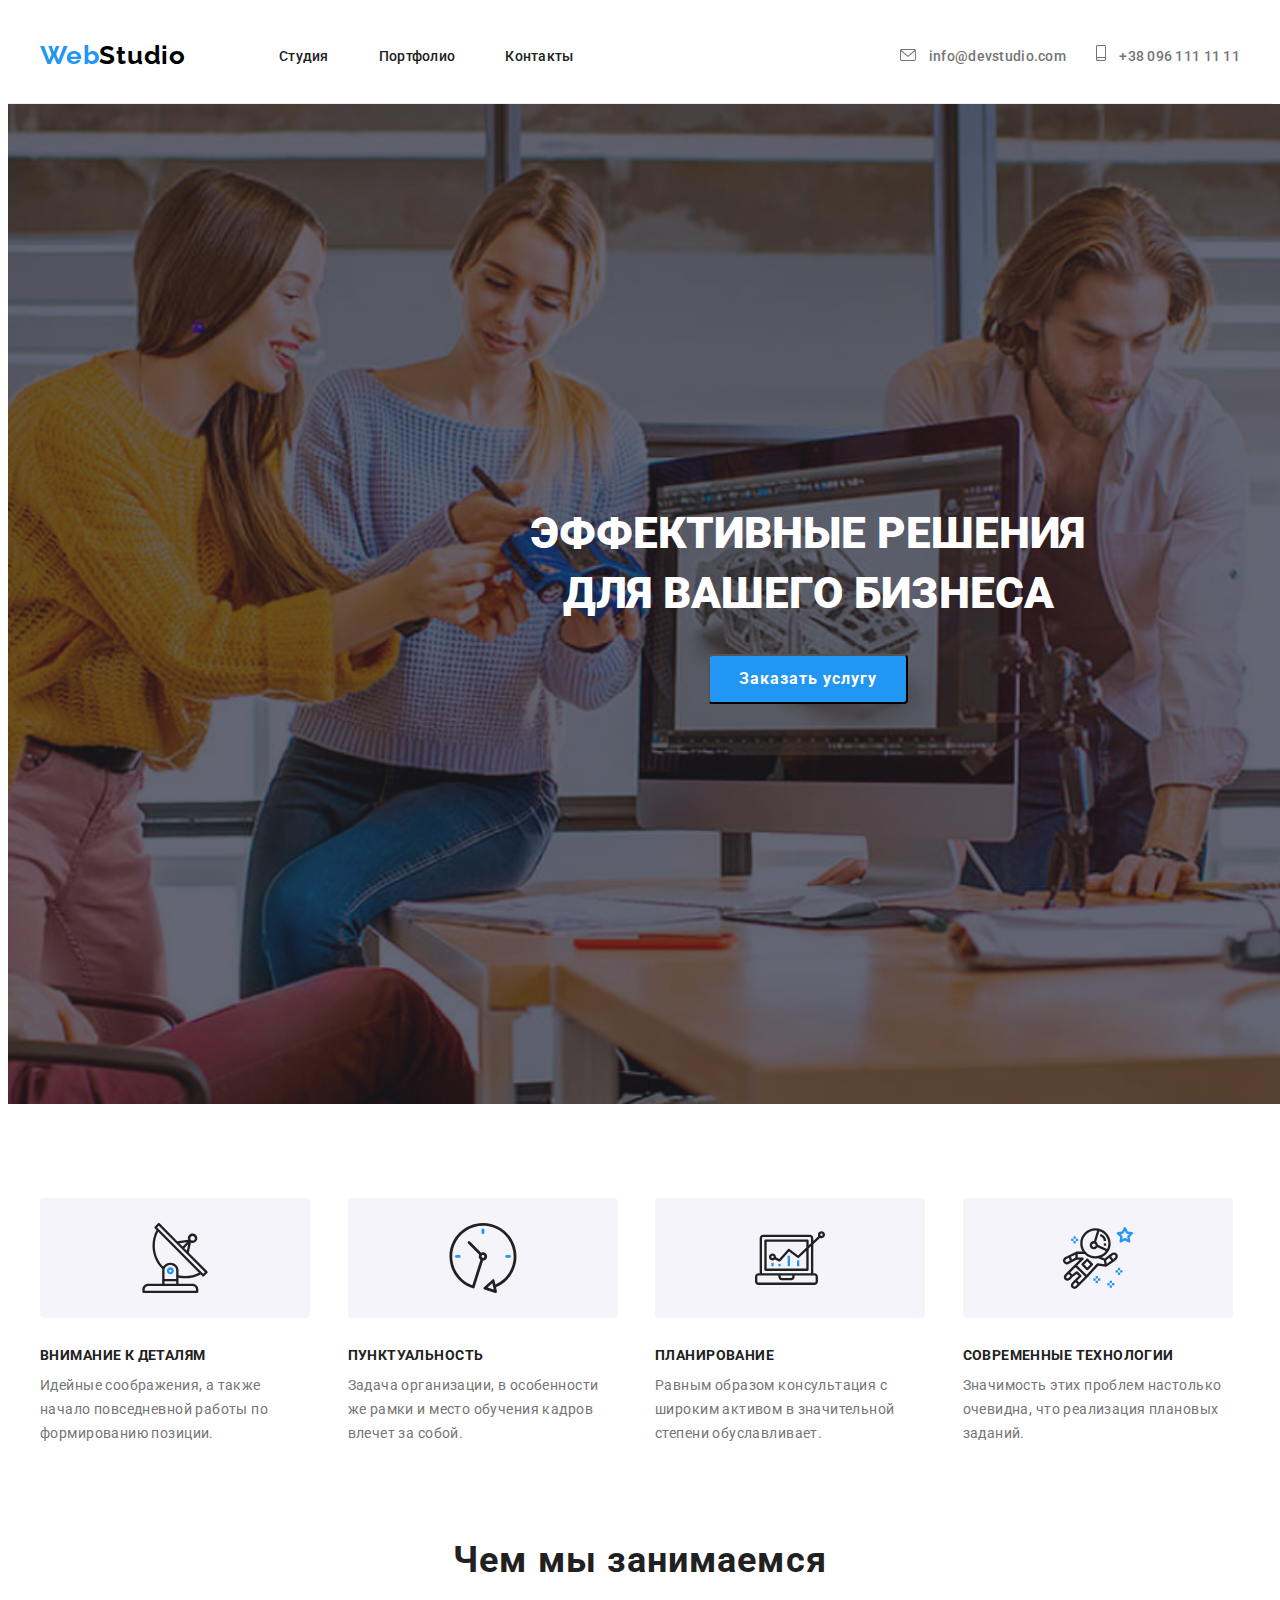
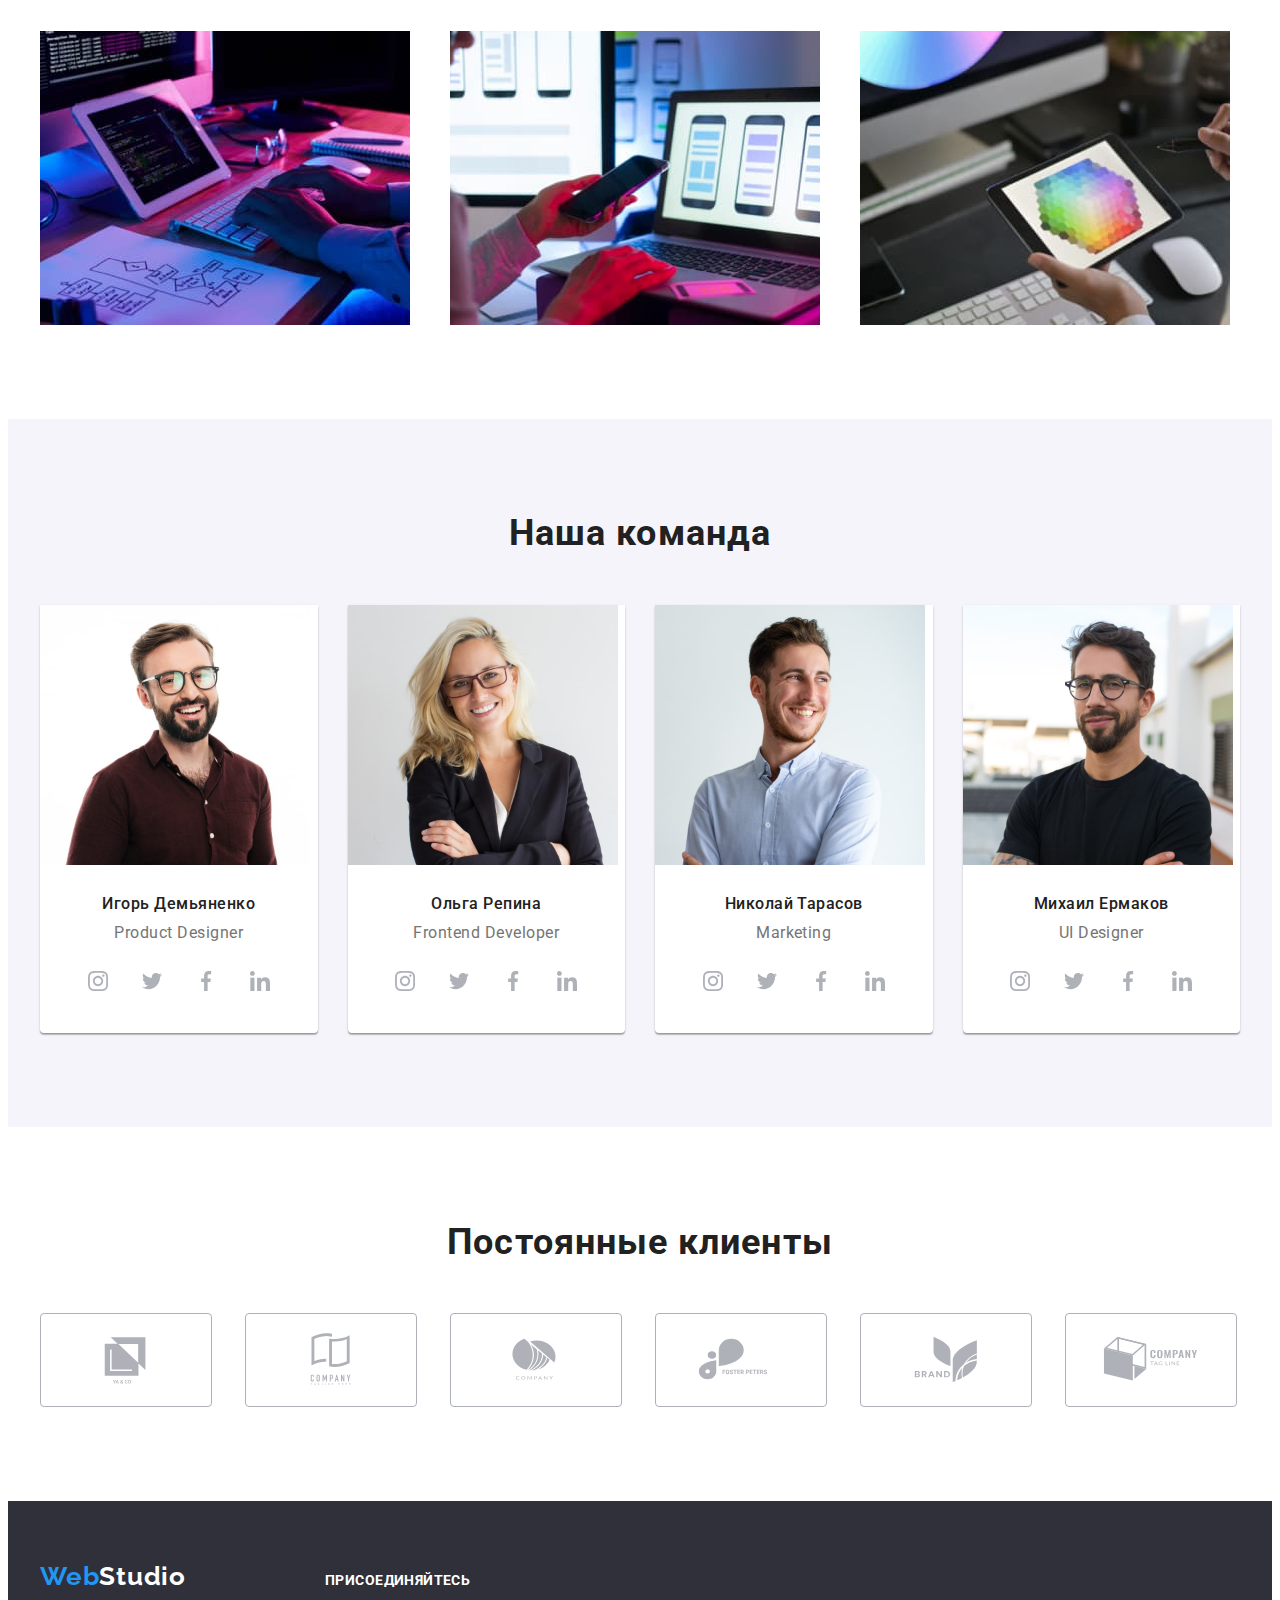
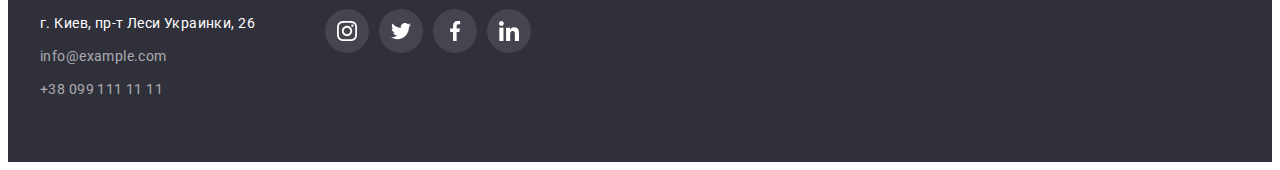
<file: index.html>
<!DOCTYPE html>
<html lang="ru">
<head>
    <meta charset="UTF-8">
    <meta http-equiv="X-UA-Compatible" content="IE=edge">
    <meta name="viewport" content="width=device-width, initial-scale=1.0">
    <link rel="preconnect" href="https://fonts.googleapis.com">
    <link rel="preconnect" href="https://fonts.gstatic.com" crossorigin>
    <link href="https://fonts.googleapis.com/css2?family=Raleway:wght@700&family=Roboto:wght@400;500;700;900&display=swap" rel="stylesheet">
    <title>WebStudio</title>
    <link rel="stylesheet" href="https://cdnjs.cloudflare.com/ajax/libs/modern-normalize/1.1.0/modern-normalize.min.css" integrity="sha512-wpPYUAdjBVSE4KJnH1VR1HeZfpl1ub8YT/NKx4PuQ5NmX2tKuGu6U/JRp5y+Y8XG2tV+wKQpNHVUX03MfMFn9Q==" crossorigin="anonymous" referrerpolicy="no-referrer" />
    <link rel="stylesheet" href="./css/styles.css">
</head>
<body>
<!--Верхняя линия-->
    <header class="header">
        <div class="conteiner">
        <a class="logo link" href="./index.html"> Web<span class="logo-style">Studio</span> </a>
    <nav class="header-nav">
        <ul class="header-list list">
            <li class="header-item"><a href="" class="header-link link">Студия</a></li>
            <li class="header-item"><a href="./portfolio.html" class="header-link link">Портфолио</a></li>
            <li class="header-item"><a href="" class="header-link link">Контакты</a></li>
        </ul>
    </nav>
        <div class="header-connect">
        <a href="mailto:info@devstudio.com" class="header-mail link">
        <svg class="header-mail-svg" width="16" height="12">
            <use href="./icons/symbol-defs.svg#icon-envelope"></use>
        </svg> info@devstudio.com</a>
        
        <a href="tel:+380961111111" class="header-tel link">
            <svg class="header-mail-svg" width="10" height="16">
            <use href="./icons/symbol-defs.svg#icon-smartphone"></use>
            </svg> +38 096 111 11 11</a>
        </div>
        </div>
    </header>
    <main>
        <!--Hero-->
        <section class="hero">
        <div class="conteiner-hero">
            <div class="hero-content">
                <h1 class="hero-title">Эффективные решения для вашего бизнеса</h1>
                <button class="hero-btn" type="button">Заказать услугу</button>
            </div>         
        </div>
        </section>
<!--Особенности-->
        <section class="slogan">
        <div class="conteiner">
            <ul class="slogan-list list">
                <li class="slogan-item">
                    <div class="slogan-icon-pic">
                        <svg class="slogan-icon"
                        width="70" 
                        height="70">
                        <use href="./icons/symbol-defs.svg#icon-antenna"></use>
                        </svg>
                    </div>                    
                    <h3 class="slogan-title">Внимание к деталям</h3>
                    <p class="slogan-text">Идейные соображения, а также начало повседневной работы по формированию позиции.</p>
                </li>
                <li class="slogan-item">
                    <div class="slogan-icon-pic">
                        <svg class="slogan-icon"
                        width="70" 
                        height="70">
                        <use href="./icons/symbol-defs.svg#icon-clock"></use>
                        </svg>
                    </div>                    
                    <h3 class="slogan-title">Пунктуальность</h3>
                    <p class="slogan-text">Задача организации, в особенности же рамки и место обучения кадров влечет за собой.</p>
                </li>
                <li class="slogan-item">
                    <div class="slogan-icon-pic">
                        <svg class="slogan-icon"
                        width="70" 
                        height="70">
                        <use href="./icons/symbol-defs.svg#icon-diagram"></use>
                        </svg>
                    </div>                        
                    <h3 class="slogan-title">Планирование</h3>
                    <p class="slogan-text">Равным образом консультация с широким активом в значительной степени обуславливает.</p>
                </li>
                <li class="slogan-item">
                    <div class="slogan-icon-pic">
                        <svg class="slogan-icon"
                        width="70" 
                        height="70">
                        <use href="./icons/symbol-defs.svg#icon-astronaut"></use>
                        </svg>
                    </div>                   
                    <h3 class="slogan-title">Современные технологии</h3>
                    <p class="slogan-text">Значимость этих проблем настолько очевидна, что реализация плановых заданий.</p>
                </li>
            </ul>
        </div>
        </section>  
<!--Чем мы занимаемся-->
        <section class="aside">
        <div class="conteiner">
            <h2 class="aside-title">Чем мы занимаемся</h2>
            <ul class="aside-list list">
                <li class="aside-item"><img src="./images/box1.jpg" alt="Изучение кода" 
                         width="370" 
                         height="294">
                </li>
                <li class="aside-item"><img src="./images/box2.jpg" alt="Дизайн приложений" 
                         width="370" 
                         height="294">
                </li>
                <li class="aside-item"><img src="./images/box3.jpg" alt="Графика" 
                         width="370" 
                         height="294">
                </li>
            </ul>
        </div>
        </section>
<!--Наша команда-->
        <section class="command">
        <div class="conteiner">
            <h2 class="command-title">Наша команда</h2>
            <ul class="command-list list">
                <li class="command-item"><img src="./images/img.jpg" alt="Игорь Демьяненко" 
                         width="270" 
                         height="260">
                <div class="command-text"> 
                    <h3 class="command-name">Игорь Демьяненко</h3>
                    <p class="command-work">Product Designer</p>
                    <ul class="command-soc-list list">
                        <li class="command-soc-item">
                            <a href="" class="command-soc-link">
                                <svg class="command-soc-icon"
                                width="20" 
                                height="20">
                                    <use href="./icons/symbol-defs.svg#icon-instagram"></use>
                                </svg>
                            </a>
                        </li>
                        <li class="command-soc-item">
                            <a href="" class="command-soc-link">
                                <svg class="command-soc-icon"
                                width="20" 
                                height="20">
                                    <use href="./icons/symbol-defs.svg#icon-twitter"></use>
                                </svg>
                            </a>
                        </li>
                        <li class="command-soc-item">
                            <a href="" class="command-soc-link">
                                <svg class="command-soc-icon"
                                width="20" 
                                height="20">
                                    <use href="./icons/symbol-defs.svg#icon-facebook"></use>
                                </svg>
                            </a>
                        </li>
                        <li class="command-soc-item">
                            <a href="" class="command-soc-link">
                                <svg class="command-soc-icon"
                                width="20" 
                                height="20">
                                    <use href="./icons/symbol-defs.svg#icon-linkedin"></use>
                                </svg>
                            </a>
                        </li>
                    </ul>
                </div>
                </li>
                <li class="command-item"><img src="./images/img1.jpg" alt="Ольга Репина"
                         width="270" 
                         height="260">
                        <div class="command-text"> 
                    <h3 class="command-name">Ольга Репина</h3>
                    <p class="command-work">Frontend Developer</p>
                    <ul class="command-soc-list list">
                        <li class="command-soc-item">
                            <a href="" class="command-soc-link">
                                <svg class="command-soc-icon"
                                width="20" 
                                height="20">
                                    <use href="./icons/symbol-defs.svg#icon-instagram"></use>
                                </svg>
                            </a>
                        </li>
                        <li class="command-soc-item">
                            <a href="" class="command-soc-link">
                                <svg class="command-soc-icon"
                                width="20" 
                                height="20">
                                    <use href="./icons/symbol-defs.svg#icon-twitter"></use>
                                </svg>
                            </a>
                        </li>
                        <li class="command-soc-item">
                            <a href="" class="command-soc-link">
                                <svg class="command-soc-icon"
                                width="20" 
                                height="20">
                                    <use href="./icons/symbol-defs.svg#icon-facebook"></use>
                                </svg>
                            </a>
                        </li>
                        <li class="command-soc-item">
                            <a href="" class="command-soc-link">
                                <svg class="command-soc-icon"
                                width="20" 
                                height="20">
                                    <use href="./icons/symbol-defs.svg#icon-linkedin"></use>
                                </svg>
                            </a>
                        </li>
                    </ul>
                </div>
                </li>
                <li class="command-item"><img src="./images/img2.jpg" alt="Николай Тарасов"
                         width="270" 
                         height="260">
                        <div class="command-text"> 
                    <h3 class="command-name">Николай Тарасов</h3>
                    <p class="command-work">Marketing</p>
                    <ul class="command-soc-list list">
                        <li class="command-soc-item">
                            <a href="" class="command-soc-link">
                                <svg class="command-soc-icon"
                                width="20" 
                                height="20">
                                    <use href="./icons/symbol-defs.svg#icon-instagram"></use>
                                </svg>
                            </a>
                        </li>
                        <li class="command-soc-item">
                            <a href="" class="command-soc-link">
                                <svg class="command-soc-icon"
                                width="20" 
                                height="20">
                                    <use href="./icons/symbol-defs.svg#icon-twitter"></use>
                                </svg>
                            </a>
                        </li>
                        <li class="command-soc-item">
                            <a href="" class="command-soc-link">
                                <svg class="command-soc-icon"
                                width="20" 
                                height="20">
                                    <use href="./icons/symbol-defs.svg#icon-facebook"></use>
                                </svg>
                            </a>
                        </li>
                        <li class="command-soc-item">
                            <a href="" class="command-soc-link">
                                <svg class="command-soc-icon"
                                width="20" 
                                height="20">
                                    <use href="./icons/symbol-defs.svg#icon-linkedin"></use>
                                </svg>
                            </a>
                        </li>
                    </ul>
                </div>
                </li>
                <li class="command-item"><img src="./images/img3.jpg" alt="Михаил Ермаков"
                         width="270" 
                         height="260">
                        <div class="command-text"> 
                    <h3 class="command-name">Михаил Ермаков</h3>
                    <p class="command-work">UI Designer</p>
                    <ul class="command-soc-list list">
                        <li class="command-soc-item">
                            <a href="" class="command-soc-link">
                                <svg class="command-soc-icon"
                                width="20" 
                                height="20">
                                    <use href="./icons/symbol-defs.svg#icon-instagram"></use>
                                </svg>
                            </a>
                        </li>
                        <li class="command-soc-item">
                            <a href="" class="command-soc-link">
                                <svg class="command-soc-icon"
                                width="20" 
                                height="20">
                                    <use href="./icons/symbol-defs.svg#icon-twitter"></use>
                                </svg>
                            </a>
                        </li>
                        <li class="command-soc-item">
                            <a href="" class="command-soc-link">
                                <svg class="command-soc-icon"
                                width="20" 
                                height="20">
                                    <use href="./icons/symbol-defs.svg#icon-facebook"></use>
                                </svg>
                            </a>
                        </li>
                        <li class="command-soc-item">
                            <a href="" class="command-soc-link">
                                <svg class="command-soc-icon"
                                width="20" 
                                height="20">
                                    <use href="./icons/symbol-defs.svg#icon-linkedin"></use>
                                </svg>
                            </a>
                        </li>
                    </ul>
                </div>
                </li>
            </ul>
        </div>
        </section>
<!------------Постоянные клиенты------------>
        <section class="clients">
        <div class="conteiner">
            <h2 class="clients-title">Постоянные клиенты</h2>
            <ul class="clients-list list">
                <li class="clients-item">
                    <a href="" class="clients-link">
                        <svg class="clients-link-svg"
                        width="106" 
                        height="60">
                            <use href="./icons/symbol-defs.svg#icon-Logo1"></use>
                        </svg>
                    </a>                    
                </li>
                <li class="clients-item">
                    <a href="" class="clients-link">
                        <svg class="clients-link-svg"
                        width="106" 
                        height="60">
                            <use href="./icons/symbol-defs.svg#icon-Logo2"></use>
                        </svg>
                    </a>                    
                </li>
                <li class="clients-item">
                    <a href="" class="clients-link">
                        <svg class="clients-link-svg"
                        width="106" 
                        height="60">
                            <use href="./icons/symbol-defs.svg#icon-Logo3"></use>
                        </svg>
                    </a>                    
                </li>
                <li class="clients-item">
                    <a href="" class="clients-link">
                        <svg class="clients-link-svg"
                        width="106" 
                        height="60">
                            <use href="./icons/symbol-defs.svg#icon-Logo4"></use>
                        </svg>
                    </a>                    
                </li>
                <li class="clients-item">
                    <a href="" class="clients-link">
                        <svg class="clients-link-svg"
                        width="106" 
                        height="60">
                            <use href="./icons/symbol-defs.svg#icon-Logo5"></use>
                        </svg>
                    </a>                    
                </li>
                <li class="clients-item">
                    <a href="" class="clients-link">
                        <svg class="clients-link-svg"
                        width="106" 
                        height="60">
                            <use href="./icons/symbol-defs.svg#icon-Logo6"></use>
                        </svg>
                    </a>                    
                </li>
            </ul>
        </div>
        </section>
    </main>
<!--Подвал-->
    <footer class="footer">
    <div class="conteiner">
        <div class="footer-list">
        <section class="footer-address">
            <a class="footer-logo link" href="./index.html"> Web<span class="footer-logo-style">Studio</span> </a>
            <p class="footer-text">г. Киев, пр-т Леси Украинки, 26</p> 
            <a class="footer-mail link" href="mailto:info@example.com">info@example.com</a>
            <a class="footer-tel link" href="tel:+380991111111">+38 099 111 11 11</a>   
       </section>

       <section class="footer-soc">
           <h3 class="footer-soc-title">присоединяйтесь</h3>
           <ul class="command-soc-list list">
            <li class="command-soc-item">
                <a href="" class="footer-soc-link">
                    <svg class="command-soc-icon"
                    width="20" 
                    height="20">
                        <use href="./icons/symbol-defs.svg#icon-instagram"></use>
                    </svg>
                </a>
            </li>
            <li class="command-soc-item">
                <a href="" class="footer-soc-link">
                    <svg class="command-soc-icon"
                    width="20" 
                    height="20">
                        <use href="./icons/symbol-defs.svg#icon-twitter"></use>
                    </svg>
                </a>
            </li>
            <li class="command-soc-item">
                <a href="" class="footer-soc-link">
                    <svg class="command-soc-icon"
                    width="20" 
                    height="20">
                        <use href="./icons/symbol-defs.svg#icon-facebook"></use>
                    </svg>
                </a>
            </li>
            <li class="command-soc-item">
                <a href="" class="footer-soc-link">
                    <svg class="command-soc-icon"
                    width="20" 
                    height="20">
                        <use href="./icons/symbol-defs.svg#icon-linkedin"></use>
                    </svg>
                </a>
            </li>
        </ul>           
       </section>
    </div>
    </div>
    </footer>
</body>
</html>
</file>
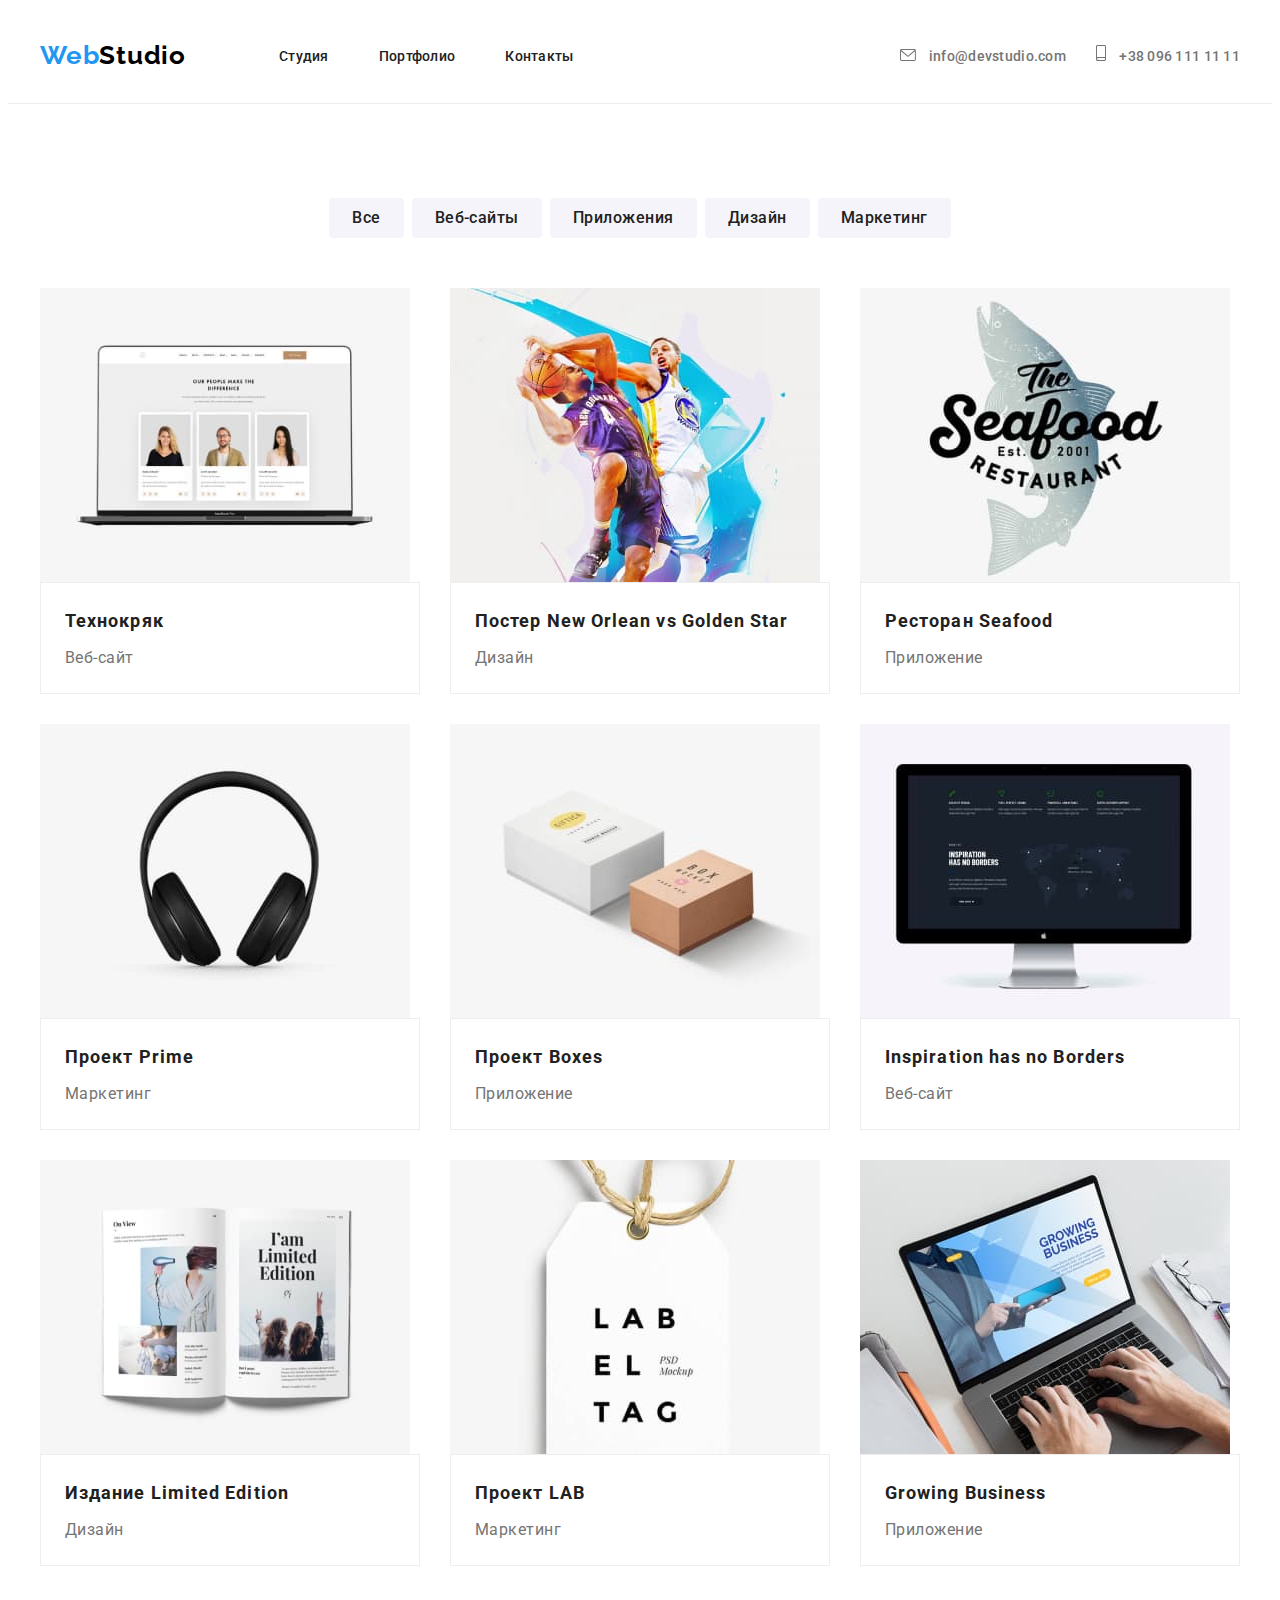
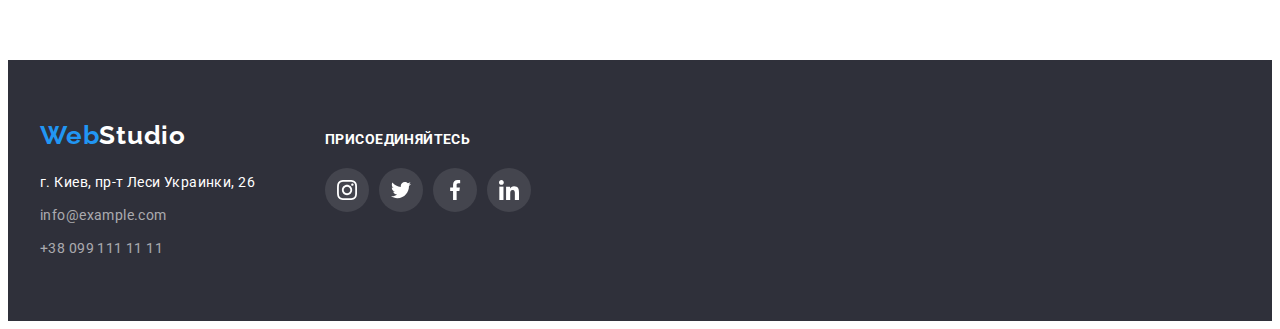
<file: portfolio.html>
<!DOCTYPE html>
<html lang="ru">
<head>
    <meta charset="UTF-8">
    <meta http-equiv="X-UA-Compatible" content="IE=edge">
    <meta name="viewport" content="width=device-width, initial-scale=1.0">
    <link rel="preconnect" href="https://fonts.googleapis.com">
    <link rel="preconnect" href="https://fonts.gstatic.com" crossorigin>
    <link href="https://fonts.googleapis.com/css2?family=Raleway:wght@700&family=Roboto:wght@400;500;700;900&display=swap" rel="stylesheet">
    <title>WebStudio</title>
    <link rel="stylesheet" href="https://cdnjs.cloudflare.com/ajax/libs/modern-normalize/1.1.0/modern-normalize.min.css" integrity="sha512-wpPYUAdjBVSE4KJnH1VR1HeZfpl1ub8YT/NKx4PuQ5NmX2tKuGu6U/JRp5y+Y8XG2tV+wKQpNHVUX03MfMFn9Q==" crossorigin="anonymous" referrerpolicy="no-referrer" />
    <link rel="stylesheet" href="./css/styles.css">
    <link rel="stylesheet" href="./css/portfolio.css">
</head>
<body>
<!--Верхняя линия-->
<header class="header">
    <div class="conteiner">
    <a class="logo link" href="./index.html"> Web<span class="logo-style">Studio</span> </a>
<nav class="header-nav">
    <ul class="header-list list">
        <li class="header-item"><a href="" class="header-link link">Студия</a></li>
        <li class="header-item"><a href="./portfolio.html" class="header-link link">Портфолио</a></li>
        <li class="header-item"><a href="" class="header-link link">Контакты</a></li>
    </ul>
</nav>
    <div class="header-connect">
    <a href="mailto:info@devstudio.com" class="header-mail link">
    <svg class="header-mail-svg" width="16" height="12">
        <use href="./icons/symbol-defs.svg#icon-envelope"></use>
    </svg> info@devstudio.com</a>
    
    <a href="tel:+380961111111" class="header-tel link">
        <svg class="header-mail-svg" width="10" height="16">
        <use href="./icons/symbol-defs.svg#icon-smartphone"></use>
        </svg> +38 096 111 11 11</a>
    </div>
    </div>
</header>
<main>
<!----------Фильтры------------>
     <section class="filters">
        <div class="conteiner">
         <ul class="filtrrs-list list">
          <li class="filters-item"> 
              <button class="filters-btn" type="button">Все</button>
          </li>  
          <li class="filters-item">
            <button class="filters-btn" type="button">Веб-сайты</button>
          </li> 
          <li class="filters-item">
            <button class="filters-btn" type="button">Приложения</button>
          </li> 
          <li class="filters-item">
            <button class="filters-btn" type="button">Дизайн</button>
          </li> 
          <li class="filters-item">
            <button class="filters-btn" type="button">Маркетинг</button>
          </li>  
         </ul>
        
         <ul class="progect-list list">
             <li class="progect-item"><img src="./images/project1.jpg" alt="Веб-сайт"
                width="370"
                height="294">
            <div class="progect-text">
                <h3 class="progect-title">Технокряк</h3>
                <p class="progect-subtitle">Веб-сайт</p>
            </div>
            </li>
             <li class="progect-item"><img src="./images/project2.jpg" alt="Дизайн"
                width="370"
                height="294">
            <div class="progect-text">
                <h3 class="progect-title">Постер New Orlean vs Golden Star</h3>
                <p class="progect-subtitle">Дизайн</p>
            </div>
            </li>
             <li class="progect-item"><img src="./images/project3.jpg" alt="Приложение"
                width="370"
                height="294">
            <div class="progect-text">
                <h3 class="progect-title">Ресторан Seafood</h3>
                <p class="progect-subtitle">Приложение</p>
            </div>
            </li>
             <li class="progect-item"><img src="./images/project4.jpg" alt="Маркетинг"
                width="370"
                height="294">
            <div class="progect-text">
                <h3 class="progect-title">Проект Prime</h3>
                <p class="progect-subtitle">Маркетинг</p>
            </div>
            </li>
             <li class="progect-item"><img src="./images/project5.jpg" alt="Приложение"
                width="370"
                height="294">
            <div class="progect-text">
                <h3 class="progect-title">Проект Boxes</h3>
                <p class="progect-subtitle">Приложение</p>
            </div>
            </li>
             <li class="progect-item"><img src="./images/project6.jpg" alt="Веб-сайт"
                width="370"
                height="294">
            <div class="progect-text">
                <h3 class="progect-title">Inspiration has no Borders</h3>
                <p class="progect-subtitle">Веб-сайт</p>
            </div>
            </li>
             <li class="progect-item"><img src="./images/project7.jpg" alt="Дизайн"
                width="370"
                height="294">
            <div class="progect-text">
                <h3 class="progect-title">Издание Limited Edition</h3>
                <p class="progect-subtitle">Дизайн</p>
            </div>
            </li>
             <li class="progect-item"><img src="./images/project8.jpg" alt="Маркетинг"
                width="370"
                height="294">
            <div class="progect-text">
                <h3 class="progect-title">Проект LAB</h3>
                <p class="progect-subtitle">Маркетинг</p>
            </div>
            </li>
             <li class="progect-item"><img src="./images/project9.jpg" alt="Приложение"
                width="370"
                height="294">
            <div class="progect-text">
                <h3 class="progect-title">Growing Business</h3>
                <p class="progect-subtitle">Приложение</p>
            </div>
            </li>
         </ul>
        </div>
     </section>
    </main>
<!--Подвал-->
<footer class="footer">
    <div class="conteiner">
        <div class="footer-list">
        <section class="footer-address">
            <a class="footer-logo link" href="./index.html"> Web<span class="footer-logo-style">Studio</span> </a>
            <p class="footer-text">г. Киев, пр-т Леси Украинки, 26</p> 
            <a class="footer-mail link" href="mailto:info@example.com">info@example.com</a>
            <a class="footer-tel link" href="tel:+380991111111">+38 099 111 11 11</a>   
       </section>

       <section class="footer-soc">
           <h3 class="footer-soc-title">присоединяйтесь</h3>
           <ul class="command-soc-list list">
            <li class="command-soc-item">
                <a href="" class="footer-soc-link">
                    <svg class="command-soc-icon"
                    width="20" 
                    height="20">
                        <use href="./icons/symbol-defs.svg#icon-instagram"></use>
                    </svg>
                </a>
            </li>
            <li class="command-soc-item">
                <a href="" class="footer-soc-link">
                    <svg class="command-soc-icon"
                    width="20" 
                    height="20">
                        <use href="./icons/symbol-defs.svg#icon-twitter"></use>
                    </svg>
                </a>
            </li>
            <li class="command-soc-item">
                <a href="" class="footer-soc-link">
                    <svg class="command-soc-icon"
                    width="20" 
                    height="20">
                        <use href="./icons/symbol-defs.svg#icon-facebook"></use>
                    </svg>
                </a>
            </li>
            <li class="command-soc-item">
                <a href="" class="footer-soc-link">
                    <svg class="command-soc-icon"
                    width="20" 
                    height="20">
                        <use href="./icons/symbol-defs.svg#icon-linkedin"></use>
                    </svg>
                </a>
            </li>
        </ul>           
       </section>
    </div>
    </div>
    </footer>
</body>
</html>
</file>
<file: css/styles.css>
:root{
--header-color: #212121;
--text-color: #757575;
--accent-color:  #2196F3;
}

body{
  font-family: 'Roboto', sans-serif; 
}
.list{
    list-style: none;
}
.link{
  text-decoration: none;
}
p,
h1,
h2,
h3,
h4,
h5,
h6{
  margin: 0;
}
ul, ol {
  margin: 0;
  padding: 0;
}
img {
  display: block;
}
.conteiner {
  width: 1200px;
  padding-left: 15px;
  padding-right: 15px;
  margin: 0 auto;
  /* outline: 2px solid red; */
}
/*----------Верхняя линия------------*/
.header {
  padding-top: 32px;
  padding-bottom: 32px;
  border-bottom: 1px solid #ECECEC;
}
.logo{
font-family: 'Raleway', sans-serif;
font-weight: 700;
font-size: 26px;
line-height:1.19;
letter-spacing: 0.03em;
color: var(--accent-color);
margin-right: 93px;
}
.logo-style {
  color: #000000;
}
.header-list {
  display: flex;  
}
.header-item:not(:last-child) {
margin-right: 50px;
}
.header .conteiner {
  display: flex;
  align-items: center;
}
.header-connect {
margin-left: auto;
}
.header-link{
font-weight: 500;
font-size: 14px;
line-height: 1.14;
letter-spacing: 0.02em;
color: var(--header-color);
}
.header-link:hover, .header-link:focus {
  color: var(--accent-color);
}

.header-mail, .header-tel {
font-weight: 500;
font-size: 14px;
line-height: 1.14;
letter-spacing: 0.02em;
color: var(--text-color);
margin-left: 30px;
}
.header-mail:hover, .header-mail:focus,
.header-tel:hover, .header-tel:focus{
  color: var(--accent-color);
}
.header-connect {
display: flex;
align-items: baseline;
}
.header-mail-svg {
margin-right: 10px;
fill: currentColor;
}
/*------------Hero--------------*/
.conteiner-hero {
  width: 1600px;
  margin: 0 auto; 
}
.hero-content {
  background: #C4C4C4;
  width: 1600px;
  height: 600px;
  background-image: linear-gradient(rgba(47, 48, 58, 0.4),
   rgba(47, 48, 58, 0.4)),
  url(../images/Img\ hero.jpg);
  background-repeat: no-repeat;
  background-position: center;
  background-size: cover;
  
  padding-top: 200px;
  padding-bottom: 200px;
  display:flex;
  justify-content: center;
  flex-direction: column;
  align-items: center;
}
.hero-title {
max-width: 650px;
margin-bottom: 30px;
font-weight: 900;
font-size: 44px;
line-height: 1.36;
text-align: center;
color: #ffffff;
text-transform: uppercase;
}
.hero-btn{
  font-family: inherit;
  font-weight: 700;
  font-size: 16px;
  line-height: 1.87;
  letter-spacing: 0.06em;
  color: #ffffff;
  background-color: var(--accent-color);
  height: 50px;
  min-width: 200px;
  border-radius: 4px;
}
.hero-btn:hover, 
.hero-btn:focus {
  color: #ffffff;
  background-color: var(--accent-color);
}
/*--------Особенности----------*/
.slogan {
  padding-top: 94px;
  padding-bottom: 94px;
}
.slogan-list {
display: flex;
margin-left: -30px;
}
.slogan-item {
flex-basis: calc(100% / 4 - 30px);
margin-left: 30px;
}
.slogan-icon-pic {
  width: 270px;
  height: 120px;
  background: #F5F4FA;
  border-radius: 4px;
  margin-bottom: 30px;
  display: flex;
  align-items: center;
  justify-content: center;
}
.slogan-title {
margin-bottom: 10px;
font-weight: 700;
font-size: 14px;
line-height: 1.14;
letter-spacing: 0.03em;
text-transform: uppercase;
color: var(--header-color);
}
.slogan-text {
  max-width: 270px;
  font-weight: 400;
  font-size: 14px;
  line-height: 1.71;
  letter-spacing: 0.03em;
  color: var(--text-color);
}
/*---------Чем мы занимаемся-------*/
.aside {
  padding-bottom: 94px;
}
.aside-list {
display: flex;
margin-left: -30px;
}
.aside-item {
flex-basis: calc(100% / 3 - 30px);
margin-left: 30px;
}
.aside-title{
margin-bottom: 50px;
font-weight: 700;
font-size: 36px;
line-height: 1.16;
text-align: center;
letter-spacing: 0.03em;
color: var(--header-color);
}
/*-----------Наша команда----------- */
.command {
  padding-top: 94px;
  padding-bottom: 94px;
  background-color: #F5F4FA;
}
.command-list {
display: flex;
margin-left: -30px;
}
.command-item {
flex-basis: calc(100% / 4 - 30px);
margin-left: 30px;
background: #FFFFFF;
box-shadow: 0px 1px 3px rgba(0, 0, 0, 0.12), 0px 1px 1px rgba(0, 0, 0, 0.14), 0px 2px 1px rgba(0, 0, 0, 0.2);
border-radius: 0px 0px 4px 4px;
}
.command-title {
  margin-bottom: 50px;
  font-weight: 700;
  font-size: 36px;
  line-height: 1.16;
  text-align: center;
  letter-spacing: 0.03em;
  color: var(--header-color);
}
.command-name {
  margin-bottom: 10px;
  font-weight: 500;
  font-size: 16px;
  line-height: 1.18;
  text-align: center;
  letter-spacing: 0.03em;
  color: var(--header-color);
}
.command-work {
  margin-bottom: 16px;
  font-weight: 400;
  font-size: 16px;
  line-height: 1.18;
  letter-spacing: 0.03em;
  text-align: center; 
  color: var(--text-color);
}
.command-text {
  padding-top: 30px;
  padding-bottom: 30px;
}
.command-soc-list {
  display: flex;
  justify-content: center;
}
.command-soc-item + .command-soc-item {
margin-left: 10px;
}
.command-soc-link {
  width: 44px;
  height: 44px;
  background-color: #ffffff;
  border-radius: 50%;
  display: flex;
  align-items: center;
  justify-content: center;
  fill: #AFB1B8;
}
.command-soc-link:hover, .command-soc-link:focus {
background-color: var(--accent-color);
fill: #ffffff;
}

/*---------Постоянные клиенты--------*/
.clients {
  padding-top: 94px;
  padding-bottom: 94px;
}
.clients-title {
margin-bottom: 50px;
font-weight: 700;
font-size: 36px;
line-height: 42px;
text-align: center;
letter-spacing: 0.03em;
color: var(--header-color);
}
.clients-list {
display: flex;
margin-left: -30px;
}
.clients-item {
flex-basis: calc(100% / 6 - 30px);
margin-left: 30px;
}
.clients-link {
width: 170px;
height: 92px;
background-color: #ffffff;
border: 1px solid #AFB1B8;
border-radius: 4px;
display: flex;
align-items: center;
justify-content: center;
fill: #AFB1B8;
}
.clients-link:hover, 
.clients-link:focus {
background-color: #FFFFFF;
fill: var(--accent-color);
border: 1px solid var(--accent-color);
border-radius: 4px;
}
.clients-link-svg:hover,
.clients-link-svg:focus {
  background-color: #FFFFFF;
  fill: var(--accent-color);  
}

/*--------------Подвал---------------*/
.footer {
  padding-top: 60px;
  padding-bottom: 60px;
  background-color: #2F303A;
}
.footer-logo{
margin-bottom: 20px;
font-family: 'Raleway', sans-serif;
font-weight: 700;
font-size: 26px;
line-height: 1.19;
letter-spacing: 0.03em;
color: var(--accent-color);
}
.footer-logo-style{
  color: #ffffff;
}
.footer-address {
  display: flex;
  flex-direction: column;
}
.footer-text{
  font-family: 'Roboto', sans-serif;
  font-style: normal;
  font-weight: 400;
  font-size: 14px;
  line-height: 1.71;
  letter-spacing: 0.03em;
  color: #FFFFFF;
}
.footer-mail, .footer-tel {
  font-family: 'Roboto', sans-serif;
  font-style: normal;
  font-weight: 400;
  font-size: 14px;
  line-height: 1.71;
  letter-spacing: 0.03em;
  color: rgba(255, 255, 255, 0.6);
  margin-top: 9px;
}
.footer-tel:hover,.footer-mail:hover,
.footer-tel:focus, .footer-mail:focus {
color: var(--accent-color);
}
.footer-list {
display: flex;
}
.footer-soc {
margin-top: 12px;
margin-left: 70px;
width: 206px;
height: 80px;
display: flex;
flex-direction: column;
}
.footer-soc-title {
  font-weight: 700;
  font-size: 14px;
  line-height: 1.14;
  letter-spacing: 0.03em;
  text-transform: uppercase;
  color: #FFFFFF;
}
.footer-soc-title {
  margin-bottom: 20px;
}
.footer-soc-link {
  width: 44px;
  height: 44px;
  background-color: rgba(255, 255, 255, 0.1);
  border-radius: 50%;
  display: flex;
  align-items: center;
  justify-content: center;
  fill: #FFFFFF;
}
.footer-soc-link:hover, .footer-soc-link:focus {
background-color: var(--accent-color);
fill: #ffffff;
}
</file>
<file: css/portfolio.css>
/*-----------Фильтры-----------*/
.filters {
 padding-top: 94px;
 padding-bottom: 94px;
}
.filtrrs-list {
display: flex;
justify-content: center;
margin-bottom: 50px;
}
.filters-item:not(:last-child) {
margin-right: 8px;
height: 38px;
min-width: 40px;
}
.filters-btn{
    display: inline-block;
    padding: 6px 22px;
    min-width: 73;
    border-radius: 4px;
    border: 1px solid transparent ;

    font-family: 'Roboto', sans-serif;
    font-weight: 500;
    font-size: 16px;
    line-height: 1.62;
    text-align: center;
    letter-spacing: 0.03em;
    color: var(--header-color);
    background-color: #F5F4FA;
}
.filters-btn:hover, 
.filters-btn:focus {
    color: #ffffff;
    background-color: var(--accent-color);
}
/*-----------Проэкты------------*/

.progect-list {
    display: flex;
    flex-wrap: wrap;
    margin-left: -30px;
    margin-bottom: -30px;
}
.progect-item {
    flex-basis: calc(100% / 3 - 30px);
    margin-left: 30px;
    margin-bottom: 30px;
    
}
.progect-item:hover{
    background: #FFFFFF;
    box-shadow: 0px 1px 1px rgba(0, 0, 0, 0.12),
    0px 4px 4px rgba(0, 0, 0, 0.06),
    1px 4px 6px rgba(0, 0, 0, 0.16);
}
.progect-text {
    padding: 20px 24px 20px 24px;
    border: 1px solid #eeeeee;
}
.progect-title {

    font-weight: 700;
    font-size: 18px;
    line-height: 2.00;
    letter-spacing: 0.06em;
    color: var(--header-color);
}
.progect-subtitle {
    margin-top: 4px;
    font-weight: 400;
    font-size: 16px;
    line-height: 1.88;
    letter-spacing: 0.03em;
    color: var(--text-color);
}
</file>
